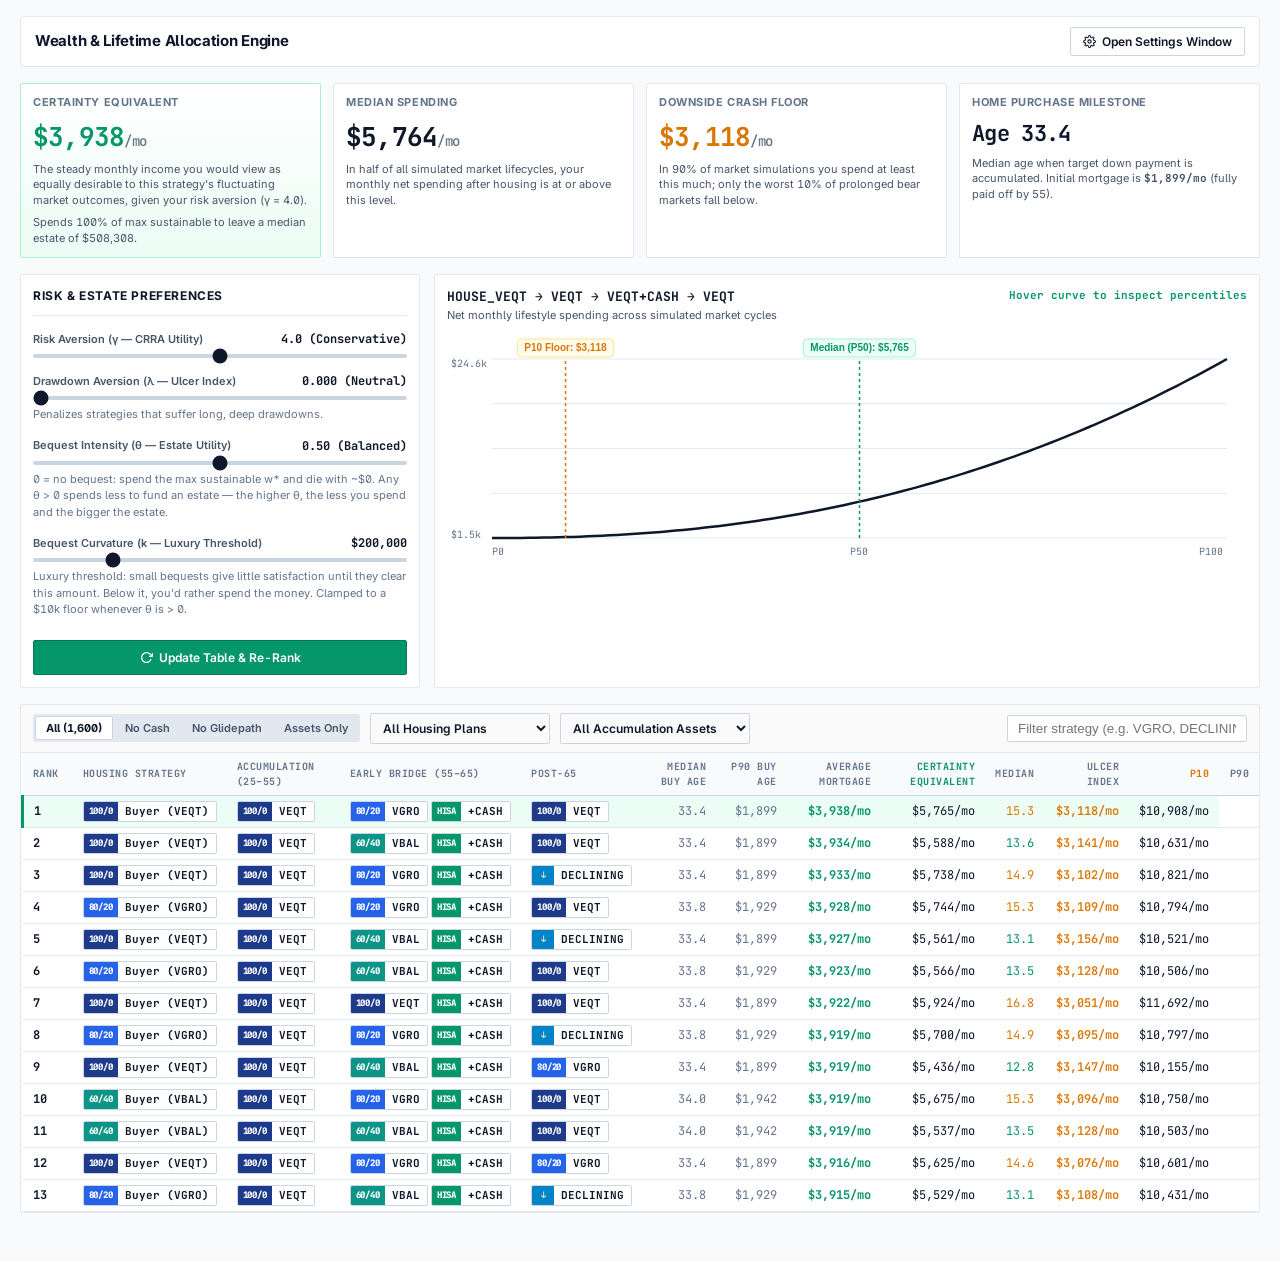
<file: template_readonly.html>
<!DOCTYPE html>
<html lang="en">
<head>
<meta charset="UTF-8">
<meta name="viewport" content="width=device-width, initial-scale=1.0">
<title>Wealth &amp; Lifetime Allocation Engine</title>
<link rel="preconnect" href="https://fonts.googleapis.com">
<link rel="preconnect" href="https://fonts.gstatic.com" crossorigin>
<link href="https://fonts.googleapis.com/css2?family=Inter:wght@400;500;600;700;800&family=JetBrains+Mono:wght@400;500;600;700&display=swap" rel="stylesheet">

<style>
:root {
  /* Institutional Wealth Palette (Wealthsimple / RBC Private Banking) */
  --bg-app: #f8fafc;
  --bg-card: #ffffff;
  --bg-subtle: #f1f5f9;
  --bg-hover: #e2e8f0;
  
  --border-subtle: #e2e8f0;
  --border-medium: #cbd5e1;
  --border-focus: #0f172a;
  
  --text-primary: #0f172a;
  --text-secondary: #475569;
  --text-muted: #64748b;
  --text-dim: #94a3b8;
  
  --brand-navy: #0f172a;
  --brand-green: #059669;
  --brand-green-bg: #ecfdf5;
  --brand-green-border: #a7f3d0;
  --brand-amber: #d97706;
  --brand-amber-bg: #fffbeb;
  --brand-amber-border: #fde68a;
  --brand-blue: #0284c7;
  
  --shadow-sm: 0 1px 3px 0 rgba(0, 0, 0, 0.04), 0 1px 2px -1px rgba(0, 0, 0, 0.04);
  --shadow-md: 0 4px 6px -1px rgba(0, 0, 0, 0.05), 0 2px 4px -2px rgba(0, 0, 0, 0.05);

  --font-sans: 'Inter', -apple-system, BlinkMacSystemFont, 'Segoe UI', Roboto, sans-serif;
  --font-mono: 'JetBrains Mono', 'SF Mono', Consolas, monospace;
}

* { box-sizing: border-box; margin: 0; padding: 0; font-feature-settings: "tnum" 1, "cv05" 1, "zero" 1; } /* Tabular numbers & slashed zero */
body {
  background-color: var(--bg-app);
  color: var(--text-primary);
  font-family: var(--font-sans);
  font-size: 13px;
  line-height: 1.5;
  min-height: 100vh;
  padding: 16px 20px 48px;
  -webkit-font-smoothing: antialiased;
}

/* Master Layout: Side-by-Side Dynamic Grid */
.layout-container {
  max-width: 1720px;
  margin: 0 auto;
  display: grid;
  grid-template-columns: minmax(0, 1fr);
  gap: 16px;
  transition: grid-template-columns 0.28s cubic-bezier(0.16, 1, 0.3, 1);
}
.layout-container.settings-open {
  grid-template-columns: minmax(0, 1fr) 520px;
}

.main-column {
  display: flex;
  flex-direction: column;
  gap: 16px;
  min-width: 0;
}

/* Top Institutional Header */
.header-bar {
  background: var(--bg-card);
  border: 1px solid var(--border-subtle);
  border-radius: 4px;
  padding: 10px 14px;
  display: flex;
  justify-content: space-between;
  align-items: center;
  flex-wrap: wrap;
  gap: 12px;
}
.brand-group { display: flex; align-items: center; gap: 12px; }
.brand-title { font-size: 15px; font-weight: 700; color: var(--text-primary); letter-spacing: -0.02em; }

.header-controls { display: flex; align-items: center; gap: 10px; }

button, .btn {
  font-family: var(--font-sans); cursor: pointer; border: 0;
  border-radius: 2px; font-weight: 600; font-size: 12px;
  padding: 6px 12px; transition: all 0.15s ease;
  display: inline-flex; align-items: center; justify-content: center; gap: 6px;
  user-select: none;
}
.btn-primary {
  background: var(--brand-navy); color: #ffffff;
}
.btn-primary:hover { background: #1e293b; }
.btn-secondary {
  background: #ffffff; color: var(--text-primary);
  border: 1px solid var(--border-medium);
}
.btn-secondary:hover { background: var(--bg-subtle); }
.btn-secondary.active {
  background: var(--bg-subtle); border-color: var(--text-primary); font-weight: 700;
}
.btn-green {
  background: var(--brand-green); color: #ffffff; border: 1px solid #047857;
}
.btn-green:hover { background: #047857; }

/* Hero Metrics KPI Strip */
.kpi-row {
  display: grid; grid-template-columns: repeat(4, 1fr); gap: 12px;
}
.kpi-card {
  background: var(--bg-card); border: 1px solid var(--border-subtle);
  border-radius: 2px; padding: 10px 12px;
  display: flex; flex-direction: column; gap: 6px;
}
.kpi-card.featured {
  border-color: var(--brand-green-border);
  background: linear-gradient(180deg, #ffffff 0%, var(--brand-green-bg) 100%);
}
.kpi-label { font-size: 11px; font-weight: 700; text-transform: uppercase; letter-spacing: 0.05em; color: var(--text-muted); }
.kpi-num { font-family: var(--font-mono); font-size: 26px; font-weight: 700; color: var(--text-primary); letter-spacing: -0.03em; }
.kpi-num.green { color: var(--brand-green); }
.kpi-num.amber { color: var(--brand-amber); }
.kpi-subtext { font-size: 11px; color: var(--text-secondary); line-height: 1.45; }

/* Main Workspace: Dials + S-Curve Chart */
.workspace-grid {
  display: grid; grid-template-columns: 400px minmax(0, 1fr); gap: 14px;
}

.card {
  background: var(--bg-card); border: 1px solid var(--border-subtle);
  border-radius: 2px; padding: 12px;
  display: flex; flex-direction: column; gap: 14px;
}
.card-header {
  display: flex; justify-content: space-between; align-items: center;
  border-bottom: 1px solid var(--border-subtle); padding-bottom: 10px;
}
.card-title { font-size: 12px; font-weight: 700; text-transform: uppercase; letter-spacing: 0.05em; color: var(--text-primary); }

.control-group { display: flex; flex-direction: column; gap: 6px; }
.control-top { display: flex; justify-content: space-between; align-items: center; }
.control-label { font-size: 11px; font-weight: 600; color: var(--text-secondary); white-space: nowrap; }
.control-value { font-family: var(--font-mono); font-size: 12px; font-weight: 700; color: var(--text-primary); white-space: nowrap; text-align: right; }

input[type="range"] {
  width: 100%; height: 4px; background: var(--border-medium);
  border-radius: 2px; outline: none; -webkit-appearance: none; cursor: pointer;
  accent-color: var(--brand-navy);
}

/* Institutional Input Affix Group Component */
.input-field { display: flex; flex-direction: column; gap: 4px; }
.field-label { font-size: 11px; font-weight: 600; color: var(--text-secondary); }
.input-affix-wrap {
  display: flex; align-items: center; background: #ffffff;
  border: 1px solid var(--border-medium); border-radius: 2px;
  overflow: hidden; transition: border-color 0.15s;
  width: 100%;
}
.input-affix-wrap:focus-within {
  border-color: var(--brand-navy);
}
.affix {
  padding: 7px 11px; font-size: 11px; font-weight: 600; color: var(--text-muted);
  background: var(--bg-subtle); user-select: none; font-family: var(--font-mono);
  white-space: nowrap !important;
  flex-shrink: 0;
  display: inline-flex; align-items: center;
}
.affix.prefix { border-right: 1px solid var(--border-subtle); }
.affix.suffix { border-left: 1px solid var(--border-subtle); }
.form-input {
  width: 100%; min-width: 0; border: 0; outline: none; padding: 7px 10px;
  font-size: 12px; font-family: var(--font-mono); font-weight: 600;
  color: var(--text-primary); background: transparent;
}
select.form-input {
  font-family: var(--font-sans); cursor: pointer; padding: 6px 8px;
  border: 1px solid var(--border-medium); border-radius: 2px;
}

/* Chart Card */
.chart-box {
  background: var(--bg-card); border: 1px solid var(--border-subtle);
  border-radius: 2px; padding: 12px;
  display: flex; flex-direction: column; gap: 10px; min-width: 0;
}
.chart-top { display: flex; justify-content: space-between; align-items: flex-start; flex-wrap: wrap; gap: 8px; }
.chart-title-main { font-size: 13px; font-weight: 700; color: var(--text-primary); font-family: var(--font-mono); }
.chart-desc { font-size: 11px; color: var(--text-secondary); }
.canvas-wrapper { position: relative; width: 100%; height: 230px; }
canvas { width: 100%; height: 100%; display: block; cursor: crosshair; }

/* Table Leaderboard */
.table-card {
  background: var(--bg-card); border: 1px solid var(--border-subtle);
  border-radius: 2px; overflow: hidden;
  display: flex; flex-direction: column;
}
.table-toolbar {
  padding: 8px 12px; border-bottom: 1px solid var(--border-subtle);
  background: #fafafa; display: flex; justify-content: space-between;
  align-items: center; flex-wrap: wrap; gap: 10px;
}
.segmented-pills {
  display: inline-flex; background: #e2e8f0; padding: 2px; border-radius: 2px; gap: 2px;
}
.seg-pill {
  background: none; border: 0; padding: 4px 10px; font-size: 11px; font-weight: 600;
  color: var(--text-secondary); border-radius: 2px;
}
.seg-pill.active { background: #ffffff; color: var(--text-primary); border: 1px solid var(--border-medium); font-weight: 700; }

.table-wrap { overflow-x: auto; max-height: 540px; }
table { width: 100%; border-collapse: collapse; text-align: left; font-size: 12px; min-width: 1140px; }
thead { position: sticky; top: 0; z-index: 2; background: #f8fafc; border-bottom: 1px solid var(--border-medium); }
th {
  padding: 6px 10px; font-size: 10px; font-weight: 700; text-transform: uppercase;
  letter-spacing: 0.05em; color: var(--text-muted); cursor: pointer; user-select: none;
  font-family: var(--font-mono);
}
th:hover { color: var(--text-primary); }
th.sortable[data-sorted] { color: var(--brand-navy); }
th.sortable[data-sorted]::after { font-size: 8px; opacity: 0.9; margin-left: 4px; }
th.sortable[data-sorted="desc"]::after { content: "\25BC"; }
th.sortable[data-sorted="asc"]::after { content: "\25B2"; }
th.right, td.right { text-align: right; }
tbody tr { border-bottom: 1px solid var(--border-subtle); cursor: pointer; transition: background 0.1s; }
tbody tr.v-spacer { border: 0; cursor: default; transition: none; }
tbody tr:hover { background: #f8fafc; }
tbody tr.selected-row { background: var(--brand-green-bg); border-left: 3px solid var(--brand-green); }
td { padding: 5px 10px; vertical-align: middle; white-space: nowrap; }

.mono { font-family: var(--font-mono); }
:root {
  /* Saturated semantic colors for the two-tone split chips */
  --c-veqt: #1e3a8a;    /* 100/0 Deep Midnight Navy */
  --c-vgro: #2563eb;    /* 80/20 Royal Blue */
  --c-vbal: #0d9488;    /* 60/40 Balanced Teal */
  --c-veqt15: #ea580c;  /* x1.5 Warm Orange */
  --c-veqt2: #dc2626;   /* x2.0 Crimson Red */
  --c-cash: #059669;    /* HISA Emerald Green */
  --c-glide: #0284c7;   /* Sky Steel Blue (Rising & Declining) */
  --c-rent: #64748b;    /* Renter Slate Grey */
}

/* Two-tone split chip: saturated color slug + white label */
.badge {
  display: inline-flex;
  align-items: stretch;   /* chip stretches the full badge height */
  background: #ffffff;
  border: 1px solid #cbd5e1;
  border-radius: 2px;
  overflow: hidden;       /* seamless edge-to-edge clipping */
  font-family: var(--font-mono);
  vertical-align: middle;
  line-height: 1;
}
.badge-chip {
  display: inline-flex;
  align-items: center;
  justify-content: center;
  padding: 0 5px;
  min-width: 22px;
  color: #ffffff;
  font-size: 9px;
  font-weight: 800;
  letter-spacing: -0.02em;
  user-select: none;
  flex-shrink: 0;
}
.badge-text {
  display: inline-flex;
  align-items: center;
  padding: 4px 7px;
  color: #0f172a;
  font-size: 11px;
  font-weight: 700;
  white-space: nowrap;
}
.badge-group { display: inline-flex; align-items: center; gap: 5px; }

/* Category chip colors */
.chip-veqt   { background: var(--c-veqt); }
.chip-vgro   { background: var(--c-vgro); }
.chip-vbal   { background: var(--c-vbal); }
.chip-veqt15 { background: var(--c-veqt15); }
.chip-veqt2  { background: var(--c-veqt2); }
.chip-cash   { background: var(--c-cash); }
.chip-glide  { background: var(--c-glide); }
.chip-rent   { background: var(--c-rent); }

/* SIDE SETTINGS WINDOW */
.settings-panel {
  display: none;
  background: var(--bg-card);
  border: 1px solid var(--border-subtle);
  border-radius: 4px;
  height: calc(100vh - 32px);
  position: sticky;
  top: 16px;
  overflow: hidden;
  flex-direction: column;
}
.layout-container.settings-open .settings-panel {
  display: flex;
}

.panel-titlebar {
  padding: 10px 14px;
  border-bottom: 1px solid var(--border-subtle);
  display: flex;
  justify-content: space-between;
  align-items: center;
  background: #fafafa;
}
.panel-heading { font-size: 14px; font-weight: 700; color: var(--text-primary); }
.panel-close-btn { background: none; border: 0; color: var(--text-muted); font-size: 20px; cursor: pointer; }
.panel-close-btn:hover { color: var(--text-primary); }

/* Category Nav Grid */
.category-nav {
  display: grid;
  grid-template-columns: repeat(3, 1fr);
  gap: 4px;
  padding: 8px 12px;
  background: var(--bg-subtle);
  border-bottom: 1px solid var(--border-subtle);
}
.cat-btn {
  background: transparent; border: 1px solid transparent;
  padding: 6px 4px; font-size: 11px; font-weight: 600;
  color: var(--text-secondary); border-radius: 2px;
  text-align: center; white-space: normal; line-height: 1.2;
}
.cat-btn.active {
  background: #ffffff; color: var(--brand-navy); font-weight: 700;
  border-color: var(--border-medium);
}

.settings-body {
  padding: 12px; overflow-y: auto; flex: 1; display: flex; flex-direction: column; gap: 14px;
}
.tab-section { display: none; flex-direction: column; gap: 12px; }
.tab-section.active { display: flex; }
.section-label { font-size: 11px; font-weight: 700; text-transform: uppercase; letter-spacing: 0.05em; color: var(--text-muted); font-family: var(--font-mono); }
.form-grid-2 { display: grid; grid-template-columns: 1fr 1fr; gap: 12px; }

/* Simulation Setup & Runner Box in Settings */
.sim-runner-box {
  background: var(--bg-subtle);
  border: 1px solid var(--border-subtle);
  border-radius: 2px;
  padding: 10px 12px;
  display: flex;
  flex-direction: column;
  gap: 8px;
}

/* Leverage toggle row inside the runner box */
.sim-toggle-row { display: flex; align-items: center; gap: 8px; cursor: pointer; }
.sim-toggle-row input[type="checkbox"] { width: 15px; height: 15px; margin: 0; cursor: pointer; accent-color: var(--brand-navy); }
.sim-toggle-row .control-value { margin-left: auto; }

.settings-footer {
  padding: 12px 18px; border-top: 1px solid var(--border-subtle);
  background: #fafafa; display: flex; gap: 10px;
}

@media (max-width: 1200px) {
  .layout-container.settings-open { grid-template-columns: 1fr; }
  .settings-panel { position: fixed; inset: 16px; height: auto; z-index: 100; }
  .workspace-grid { grid-template-columns: 1fr; }
  .kpi-row { grid-template-columns: 1fr 1fr; }
}
</style>
</head>
<body>

<div class="layout-container" id="app-container">

  <!-- MAIN COLUMN -->
  <main class="main-column">

    <!-- INSTITUTIONAL HEADER -->
    <header class="header-bar">
      <div class="brand-group">
        <div class="brand-title">Wealth &amp; Lifetime Allocation Engine</div>
      </div>

      <div class="header-controls">
        <button class="btn btn-secondary" id="btn-toggle-settings">
          <svg width="13" height="13" viewBox="0 0 24 24" fill="none" stroke="currentColor" stroke-width="2"><circle cx="12" cy="12" r="3"/><path d="M19.4 15a1.65 1.65 0 0 0 .33 1.82l.06.06a2 2 0 0 1 0 2.83 2 2 0 0 1-2.83 0l-.06-.06a1.65 1.65 0 0 0-1.82-.33 1.65 1.65 0 0 0-1 1.51V21a2 2 0 0 1-2 2 2 2 0 0 1-2-2v-.09A1.65 1.65 0 0 0 9 19.4a1.65 1.65 0 0 0-1.82.33l-.06.06a2 2 0 0 1-2.83 0 2 2 0 0 1 0-2.83l.06-.06a1.65 1.65 0 0 0 .33-1.82 1.65 1.65 0 0 0-1.51-1H3a2 2 0 0 1-2-2 2 2 0 0 1 2-2h.09A1.65 1.65 0 0 0 4.6 9a1.65 1.65 0 0 0-.33-1.82l-.06-.06a2 2 0 0 1 0-2.83 2 2 0 0 1 2.83 0l.06.06a1.65 1.65 0 0 0 1.82.33H9a1.65 1.65 0 0 0 1-1.51V3a2 2 0 0 1 2-2 2 2 0 0 1 2 2v.09a1.65 1.65 0 0 0 1 1.51 1.65 1.65 0 0 0 1.82-.33l.06-.06a2 2 0 0 1 2.83 0 2 2 0 0 1 0 2.83l-.06.06a1.65 1.65 0 0 0-.33 1.82V9a1.65 1.65 0 0 0 1.51 1H21a2 2 0 0 1 2 2 2 2 0 0 1-2 2h-.09a1.65 1.65 0 0 0-1.51 1z"/></svg>
          <span id="settings-btn-label">Open Settings Window</span>
        </button>
      </div>
    </header>

    <!-- HERO KPIS -->
    <section class="kpi-row">
      <div class="kpi-card featured">
        <span class="kpi-label">Certainty Equivalent</span>
        <div class="kpi-num green" id="kpi-ce">$3,938<span style="font-size:14px; font-weight:500; color:var(--text-muted)">/mo</span></div>
        <div class="kpi-subtext" id="kpi-ce-sub">The steady monthly income you would view as equally desirable to this strategy's fluctuating market outcomes, given your risk aversion (&gamma; = 4.0).</div>
        <div class="kpi-subtext" id="kpi-bequest">Spends 100% of max sustainable to leave a median estate of $508,308.</div>
      </div>

      <div class="kpi-card">
        <span class="kpi-label">Median Spending</span>
        <div class="kpi-num" id="kpi-median">$5,764<span style="font-size:14px; font-weight:500; color:var(--text-muted)">/mo</span></div>
        <div class="kpi-subtext">In half of all simulated market lifecycles, your monthly net spending after housing is at or above this level.</div>
      </div>

      <div class="kpi-card">
        <span class="kpi-label">Downside Crash Floor</span>
        <div class="kpi-num amber" id="kpi-floor">$3,118<span style="font-size:14px; font-weight:500; color:var(--text-muted)">/mo</span></div>
        <div class="kpi-subtext">In 90% of market simulations you spend at least this much; only the worst 10% of prolonged bear markets fall below.</div>
      </div>

      <div class="kpi-card">
        <span class="kpi-label">Home Purchase Milestone</span>
        <div class="kpi-num" style="font-size:22px" id="kpi-buy-age">Age 33.4</div>
        <div class="kpi-subtext" id="kpi-buy-sub">Median age when target down payment is accumulated. Initial mortgage is <b class="mono" id="kpi-mortgage">$1,899/mo</b> (fully paid off by 55).</div>
      </div>
    </section>

    <!-- WORKSPACE: DIALS + CANVAS S-CURVE -->
    <div class="workspace-grid">
      
      <!-- RISK & ESTATE PREFERENCES PANEL -->
      <div class="card">
        <div class="card-header">
          <span class="card-title">Risk &amp; Estate Preferences</span>
        </div>

        <div class="control-group">
          <div class="control-top">
            <span class="control-label">Risk Aversion (&gamma; &mdash; CRRA Utility)</span>
            <span class="control-value" id="val-gamma">4.0 (Conservative)</span>
          </div>
          <input type="range" id="slider-gamma" min="0" max="8" step="0.5" value="4.0">
        </div>

        <div class="control-group">
          <div class="control-top">
            <span class="control-label">Drawdown Aversion (&lambda; &mdash; Ulcer Index)</span>
            <span class="control-value" id="val-lambda">0.000 (Neutral)</span>
          </div>
          <input type="range" id="slider-lambda" min="0" max="0.03" step="0.005" value="0.000">
          <span style="font-size:11px; color:var(--text-muted)">Penalizes strategies that suffer long, deep drawdowns.</span>
        </div>

        <div class="control-group">
          <div class="control-top">
            <span class="control-label">Bequest Intensity (&theta; &mdash; Estate Utility)</span>
            <span class="control-value" id="val-theta">0.50 (Balanced)</span>
          </div>
          <input type="range" id="slider-theta" min="0" max="1" step="0.01" value="0.5">
          <span style="font-size:11px; color:var(--text-muted)">0 = no bequest: spend the max sustainable w* and die with ~$0. Any &theta; &gt; 0 spends less to fund an estate &mdash; the higher &theta;, the less you spend and the bigger the estate.</span>
        </div>

        <div class="control-group">
          <div class="control-top">
            <span class="control-label">Bequest Curvature (k &mdash; Luxury Threshold)</span>
            <span class="control-value" id="val-k">$200,000</span>
          </div>
          <input type="range" id="slider-k" min="0" max="1000000" step="25000" value="200000">
          <span style="font-size:11px; color:var(--text-muted)">Luxury threshold: small bequests give little satisfaction until they clear this amount. Below it, you'd rather spend the money. Clamped to a $10k floor whenever &theta; is &gt; 0.</span>
        </div>

        <button class="btn btn-green" id="btn-update-table" style="width:100%; margin-top:8px; padding:9px 16px;">
          <svg width="13" height="13" viewBox="0 0 24 24" fill="none" stroke="currentColor" stroke-width="2.5"><polyline points="23 4 23 10 17 10"/><path d="M20.49 15a9 9 0 1 1-2.12-9.36L23 10"/></svg>
          Update Table & Re-Rank
        </button>
      </div>

      <!-- S-CURVE CANVAS CHART -->
      <div class="chart-box">
        <div class="chart-top">
          <div>
            <div class="chart-title-main" id="chart-strategy-name">HOUSE_VEQT &rarr; VEQT &rarr; VEQT+CASH &rarr; VEQT</div>
            <div class="chart-desc">Net monthly lifestyle spending across simulated market cycles</div>
          </div>
          <div style="display:flex; align-items:center; gap:12px; font-size:11px; font-family:var(--font-mono)">
            <span id="chart-crosshair-val" style="color:var(--brand-green); font-weight:700">Hover curve to inspect percentiles</span>
          </div>
        </div>
        <div class="canvas-wrapper">
          <canvas id="chart-canvas"></canvas>
        </div>
      </div>

    </div>

    <!-- TABLE LEADERBOARD -->
    <div class="table-card">
      <div class="table-toolbar">
        <div style="display:flex; align-items:center; gap:10px; flex-wrap:wrap">
          <div class="segmented-pills" id="seg-mix">
            <button class="seg-pill active" data-mix="ALL">All (1,600)</button>
            <button class="seg-pill" data-mix="NO_CASH">No Cash</button>
            <button class="seg-pill" data-mix="NO_GLIDEPATH">No Glidepath</button>
            <button class="seg-pill" data-mix="ASSETS_ONLY">Assets Only</button>
          </div>

          <!-- Housing Strategy Mode Dropdown -->
          <select id="filter-house" class="form-input" style="width:180px">
            <option value="ALL" selected>All Housing Plans</option>
            <option value="HOUSE_VEQT">Homeowner (VEQT Fund)</option>
            <option value="HOUSE_VGRO">Homeowner (VGRO Fund)</option>
            <option value="HOUSE_VBAL">Homeowner (VBAL Fund)</option>
            <option value="HOUSE_CASH">Homeowner (CASH HISA)</option>
            <option value="HOUSE_NONE">Renter ($2.5k Rent)</option>
          </select>

          <!-- All Accumulation Assets Dropdown -->
          <select id="filter-accum" class="form-input" style="width:190px">
            <option value="ALL">All Accumulation Assets</option>
            <option value="VEQT">VEQT (100% Equity)</option>
            <option value="VGRO">VGRO (80/20 Balanced)</option>
            <option value="VBAL">VBAL (60/40 Conservative)</option>
            <option value="VEQT1.5">VEQT1.5 (1.5x Leveraged)</option>
            <option value="VEQT2">VEQT2 (2.0x Leveraged)</option>
          </select>
        </div>

        <input type="text" id="table-search" placeholder="Filter strategy (e.g. VGRO, DECLINING)..." style="width:240px; padding:5px 10px; border:1px solid var(--border-medium); border-radius:2px;">
      </div>

      <div class="table-wrap">
        <table>
          <thead>
            <tr>
              <th style="width:50px">Rank</th>
              <th class="sortable" data-col="house">Housing Strategy</th>
              <th class="sortable" id="th-accum" data-col="accum">Accumulation (25–55)</th>
              <th class="sortable" id="th-bridge" data-col="bridge">Early Bridge (55–65)</th>
              <th class="sortable" id="th-post" data-col="post">Post-65</th>
              <th class="right sortable" data-col="buyAge">Median Buy Age</th>
              <th class="right sortable" data-col="p90BuyAge">P90 Buy Age</th>
              <th class="right sortable" data-col="mortgage">Average Mortgage</th>
              <th class="right sortable" style="color:var(--brand-green)" data-col="ce">Certainty Equivalent</th>
              <th class="right sortable" data-col="median">Median</th>
              <th class="right sortable" data-col="ui">Ulcer Index</th>
              <th class="right sortable" style="color:var(--brand-amber)" data-col="floor">P10</th>
              <th class="right sortable" data-col="p90">P90</th>
            </tr>
          </thead>
          <tbody id="table-body">
            <!-- Populated by JS -->
          </tbody>
        </table>
      </div>
    </div>

  </main>

  <!-- SIDE SETTINGS DOCKED WINDOW -->
  <aside class="settings-panel" id="settings-window">
    <div class="panel-titlebar">
      <div>
        <div class="panel-heading">Model Parameters & Fiscal Rules</div>
        <div style="font-size:11px; color:var(--text-secondary); margin-top:2px">Quebec tax, career, CMA & real estate calibration</div>
      </div>
      <button class="panel-close-btn" id="btn-close-settings">&times;</button>
    </div>

    <!-- Category Nav Grid -->
    <div class="category-nav">
      <button class="cat-btn active" data-tab="tab-career">1. Career & Savings</button>
      <button class="cat-btn" data-tab="tab-re">2. Real Estate</button>
      <button class="cat-btn" data-tab="tab-tax">3. QC Tax & QPP</button>
      <button class="cat-btn" data-tab="tab-cma">4. CMAs, Yield & Fees</button>
      <button class="cat-btn" data-tab="tab-spend">5. Smile & Risk Model</button>
    </div>

    <div class="settings-body">
      
      <!-- TAB 1: CAREER & SAVINGS -->
      <div class="tab-section active" id="tab-career">
        <div class="section-label">Timeline & Career Milestones</div>
        <div class="form-grid-2">
          <div class="input-field">
            <span class="field-label">Current Age</span>
            <div class="input-affix-wrap"><input type="number" id="inp-currentAge" class="form-input" value="21"><span class="affix suffix">yrs</span></div>
          </div>
          <div class="input-field">
            <span class="field-label">Career Start Age</span>
            <div class="input-affix-wrap"><input type="number" id="inp-careerStartAge" class="form-input" value="25"><span class="affix suffix">yrs</span></div>
          </div>
          <div class="input-field">
            <span class="field-label">Early Retirement Age</span>
            <div class="input-affix-wrap"><input type="number" id="inp-retirementAge" class="form-input" value="55"><span class="affix suffix">yrs</span></div>
          </div>
          <div class="input-field">
            <span class="field-label">Pension Age (QPP/OAS)</span>
            <div class="input-affix-wrap"><input type="number" id="inp-pensionStartAge" class="form-input" value="65"><span class="affix suffix">yrs</span></div>
          </div>
          <div class="input-field">
            <span class="field-label">Plan End (Death Age)</span>
            <div class="input-affix-wrap"><input type="number" id="inp-deathAge" class="form-input" value="95"><span class="affix suffix">yrs</span></div>
          </div>
          <div class="input-field">
            <span class="field-label">Initial Income (Gross)</span>
            <div class="input-affix-wrap"><span class="affix prefix">$</span><input type="text" id="inp-startingSalary" class="form-input" value="88,000"><span class="affix suffix">/ yr</span></div>
          </div>
        </div>

        <div class="section-label">Annual Salary Growth Tiers</div>
        <div class="form-grid-2">
          <div class="input-field">
            <span class="field-label" id="lbl-tier1">Early Career (25 – 32)</span>
            <div class="input-affix-wrap"><input type="number" step="0.1" class="form-input" value="5.0"><span class="affix suffix">% / yr</span></div>
          </div>
          <div class="input-field">
            <span class="field-label">Mid Career (32 – 42)</span>
            <div class="input-affix-wrap"><input type="number" step="0.1" class="form-input" value="2.0"><span class="affix suffix">% / yr</span></div>
          </div>
          <div class="input-field">
            <span class="field-label">Late Career (42 – 52)</span>
            <div class="input-affix-wrap"><input type="number" step="0.1" class="form-input" value="1.0"><span class="affix suffix">% / yr</span></div>
          </div>
          <div class="input-field">
            <span class="field-label" id="lbl-tier4">Senior Career (52 – 60)</span>
            <div class="input-affix-wrap"><input type="number" step="0.1" class="form-input" value="0.5"><span class="affix suffix">% / yr</span></div>
          </div>
        </div>

        <div class="section-label">Savings Rates & Workplace Match</div>
        <div class="form-grid-2">
          <div class="input-field">
            <span class="field-label">Retirement Savings Start</span>
            <div class="input-affix-wrap"><span class="affix prefix">$</span><input type="text" class="form-input" value="2,400"><span class="affix suffix">/ yr</span></div>
          </div>
          <div class="input-field">
            <span class="field-label">Annual Savings Escalation</span>
            <div class="input-affix-wrap"><input type="number" step="0.1" class="form-input" value="1.0"><span class="affix suffix">% / yr</span></div>
          </div>
          <div class="input-field">
            <span class="field-label">Max Savings Fraction (Cap)</span>
            <div class="input-affix-wrap"><input type="number" step="1" class="form-input" value="20.0"><span class="affix suffix">% net</span></div>
          </div>
          <div class="input-field">
            <span class="field-label">Employer Match Rate</span>
            <div class="input-affix-wrap"><input type="number" step="0.5" class="form-input" value="4.0"><span class="affix suffix">%</span></div>
          </div>
          <div class="input-field">
            <span class="field-label">Employer Match Coverage</span>
            <div class="input-affix-wrap"><input type="number" step="10" class="form-input" value="100.0"><span class="affix suffix">%</span></div>
          </div>
          <div class="input-field">
            <span class="field-label">Annual Layoff Probability</span>
            <div class="input-affix-wrap"><input type="number" step="0.5" class="form-input" value="5.0"><span class="affix suffix">%</span></div>
          </div>
        </div>
      </div>

      <!-- TAB 2: REAL ESTATE & RENTING -->
      <div class="tab-section" id="tab-re">
        <div class="section-label">Property & Mortgage Parameters</div>
        <div class="form-grid-2">
          <div class="input-field">
            <span class="field-label">Target Property Value</span>
            <div class="input-affix-wrap"><span class="affix prefix">$</span><input type="text" class="form-input" value="500,000"></div>
          </div>
          <div class="input-field">
            <span class="field-label">Down Payment Fraction</span>
            <div class="input-affix-wrap"><input type="number" step="1" class="form-input" value="20.0"><span class="affix suffix">%</span></div>
          </div>
          <div class="input-field">
            <span class="field-label">Closing & Welcome Tax</span>
            <div class="input-affix-wrap"><span class="affix prefix">$</span><input type="text" class="form-input" value="10,000"></div>
          </div>
          <div class="input-field">
            <span class="field-label">Real Mortgage Interest Rate</span>
            <div class="input-affix-wrap"><input type="number" step="0.05" class="form-input" value="2.00"><span class="affix suffix">% / yr</span></div>
          </div>
          <div class="input-field">
            <span class="field-label">Condo Fees + Municipal Tax</span>
            <div class="input-affix-wrap"><span class="affix prefix">$</span><input type="text" class="form-input" value="650"><span class="affix suffix">/ mo</span></div>
          </div>
          <div class="input-field">
            <span class="field-label">Market Rent (Renter Baseline)</span>
            <div class="input-affix-wrap"><span class="affix prefix">$</span><input type="text" class="form-input" value="2,500"><span class="affix suffix">/ mo</span></div>
          </div>
        </div>

        <div class="section-label">Housing Savings & Registered Programs</div>
        <div class="form-grid-2">
          <div class="input-field">
            <span class="field-label">House Savings Start</span>
            <div class="input-affix-wrap"><span class="affix prefix">$</span><input type="text" class="form-input" value="1,200"><span class="affix suffix">/ yr</span></div>
          </div>
          <div class="input-field">
            <span class="field-label">House Savings Escalation</span>
            <div class="input-affix-wrap"><input type="number" step="0.1" class="form-input" value="2.0"><span class="affix suffix">% / yr</span></div>
          </div>
          <div class="input-field">
            <span class="field-label">FHSA Annual Contribution</span>
            <div class="input-affix-wrap"><span class="affix prefix">$</span><input type="text" class="form-input" value="8,000"><span class="affix suffix">/ yr</span></div>
          </div>
          <div class="input-field">
            <span class="field-label">FHSA Lifetime Maximum</span>
            <div class="input-affix-wrap"><span class="affix prefix">$</span><input type="text" class="form-input" value="40,000"></div>
          </div>
          <div class="input-field">
            <span class="field-label">HBP Max RRSP Withdrawal</span>
            <div class="input-affix-wrap"><span class="affix prefix">$</span><input type="text" class="form-input" value="60,000"></div>
          </div>
          <div class="input-field">
            <span class="field-label">HBP Repayment Period</span>
            <div class="input-affix-wrap"><input type="number" class="form-input" value="15"><span class="affix suffix">yrs</span></div>
          </div>
        </div>
      </div>

      <!-- TAB 3: TAX & QPP -->
      <div class="tab-section" id="tab-tax">
        <div class="section-label">Quebec & Federal Income Tax Rules</div>
        <div class="form-grid-2">
          <div class="input-field">
            <span class="field-label">RRSP Meltdown Ceiling</span>
            <div class="input-affix-wrap"><span class="affix prefix">$</span><input type="text" class="form-input" value="55,000"><span class="affix suffix">/ yr</span></div>
          </div>
          <div class="input-field">
            <span class="field-label">OAS Clawback Threshold</span>
            <div class="input-affix-wrap"><span class="affix prefix">$</span><input type="text" class="form-input" value="95,323"><span class="affix suffix">/ yr</span></div>
          </div>
          <div class="input-field">
            <span class="field-label">Capital Gains Inclusion Rate</span>
            <div class="input-affix-wrap"><input type="number" step="1" class="form-input" value="50.0"><span class="affix suffix">%</span></div>
          </div>
          <div class="input-field">
            <span class="field-label">Capital Gains Marginal Tax</span>
            <div class="input-affix-wrap"><input type="number" step="1" class="form-input" value="30.0"><span class="affix suffix">%</span></div>
          </div>
        </div>

        <div class="section-label">Enhanced QPP & OAS Government Pensions</div>
        <div class="form-grid-2">
          <div class="input-field">
            <span class="field-label">Enhanced QPP Max at 65</span>
            <div class="input-affix-wrap"><span class="affix prefix">$</span><input type="text" class="form-input" value="25,500"><span class="affix suffix">/ yr</span></div>
          </div>
          <div class="input-field">
            <span class="field-label">OAS Maximum at 65</span>
            <div class="input-affix-wrap"><span class="affix prefix">$</span><input type="text" class="form-input" value="8,908"><span class="affix suffix">/ yr</span></div>
          </div>
          <div class="input-field">
            <span class="field-label">QPP Tier 1 MGA (YMPE)</span>
            <div class="input-affix-wrap"><span class="affix prefix">$</span><input type="text" class="form-input" value="71,300"></div>
          </div>
          <div class="input-field">
            <span class="field-label">QPP Tier 2 MSGA (YAMPE)</span>
            <div class="input-affix-wrap"><span class="affix prefix">$</span><input type="text" class="form-input" value="81,200"></div>
          </div>
          <div class="input-field">
            <span class="field-label">QPP Deferral Rate (to 72)</span>
            <div class="input-affix-wrap"><input type="number" step="0.1" class="form-input" value="8.4"><span class="affix suffix">% / yr</span></div>
          </div>
          <div class="input-field">
            <span class="field-label">OAS Deferral Rate (to 70)</span>
            <div class="input-affix-wrap"><input type="number" step="0.1" class="form-input" value="7.2"><span class="affix suffix">% / yr</span></div>
          </div>
        </div>
      </div>

      <!-- TAB 4: CMAS, YIELD & FEES -->
      <div class="tab-section" id="tab-cma">
        <div class="section-label">Real Expected Returns (CMAs) & Distributions</div>
        <div class="form-grid-2">
          <div class="input-field">
            <span class="field-label">VEQT Real Expected Return</span>
            <div class="input-affix-wrap"><input type="number" step="0.05" class="form-input" value="4.30"><span class="affix suffix">% / yr</span></div>
          </div>
          <div class="input-field">
            <span class="field-label">VGRO Real Expected Return</span>
            <div class="input-affix-wrap"><input type="number" step="0.05" class="form-input" value="3.71"><span class="affix suffix">% / yr</span></div>
          </div>
          <div class="input-field">
            <span class="field-label">VBAL Real Expected Return</span>
            <div class="input-affix-wrap"><input type="number" step="0.05" class="form-input" value="3.12"><span class="affix suffix">% / yr</span></div>
          </div>
          <div class="input-field">
            <span class="field-label">HISA Cash Real Return</span>
            <div class="input-affix-wrap"><input type="number" step="0.05" class="form-input" value="-0.50"><span class="affix suffix">% / yr</span></div>
          </div>
          <div class="input-field">
            <span class="field-label">Distribution Yield</span>
            <div class="input-affix-wrap"><input type="number" step="0.1" class="form-input" value="1.8"><span class="affix suffix">% / yr</span></div>
          </div>
          <div class="input-field">
            <span class="field-label">Tax on Distributions</span>
            <div class="input-affix-wrap"><input type="number" step="1" class="form-input" value="25.0"><span class="affix suffix">%</span></div>
          </div>
        </div>

        <div class="section-label">Leverage Borrowing & Cash Buffer</div>
        <div class="form-grid-2">
          <div class="input-field">
            <span class="field-label">Real Borrowing Rate</span>
            <div class="input-affix-wrap"><input type="number" step="0.05" class="form-input" value="2.25"><span class="affix suffix">% / yr</span></div>
          </div>
          <div class="input-field">
            <span class="field-label">Extra MER for VEQT1.5</span>
            <div class="input-affix-wrap"><input type="number" step="0.01" class="form-input" value="0.20"><span class="affix suffix">% / yr</span></div>
          </div>
          <div class="input-field">
            <span class="field-label">Extra MER for VEQT2.0</span>
            <div class="input-affix-wrap"><input type="number" step="0.01" class="form-input" value="0.40"><span class="affix suffix">% / yr</span></div>
          </div>
          <div class="input-field">
            <span class="field-label">Cash Wedge</span>
            <div class="input-affix-wrap"><input type="number" step="1" class="form-input" value="15.0"><span class="affix suffix">% of span</span></div>
          </div>
          <div class="input-field">
            <span class="field-label">Declining Glide — VEQT</span>
            <div class="input-affix-wrap"><input type="number" step="1" class="form-input" value="50.0"><span class="affix suffix">%</span></div>
          </div>
          <div class="input-field">
            <span class="field-label">Rising Glide — VBAL</span>
            <div class="input-affix-wrap"><input type="number" step="1" class="form-input" value="40.0"><span class="affix suffix">%</span></div>
          </div>
          <div class="input-field">
            <span class="field-label">Declining Glide — VGRO</span>
            <div class="input-affix-wrap"><input type="number" step="1" class="form-input" value="20.0"><span class="affix suffix">%</span></div>
          </div>
          <div class="input-field">
            <span class="field-label">Rising Glide — VGRO</span>
            <div class="input-affix-wrap"><input type="number" step="1" class="form-input" value="50.0"><span class="affix suffix">%</span></div>
          </div>
          <div class="input-field">
            <span class="field-label">Declining Glide — VBAL</span>
            <div class="input-affix-wrap"><input type="number" step="1" class="form-input" value="30.0"><span class="affix suffix">%</span></div>
          </div>
          <div class="input-field">
            <span class="field-label">Rising Glide — VEQT</span>
            <div class="input-affix-wrap"><input type="number" step="1" class="form-input" value="10.0"><span class="affix suffix">%</span></div>
          </div>
        </div>
      </div>

      <!-- TAB 5: SPENDING SMILE & RISK MODEL -->
      <div class="tab-section" id="tab-spend">
        <div class="section-label">Retirement Spending Smile Tiers</div>
        <div class="form-grid-2">
          <div class="input-field">
            <span class="field-label">Active Phase (60 – 70)</span>
            <div class="input-affix-wrap"><input type="number" step="0.1" class="form-input" value="0.0"><span class="affix suffix">% / yr</span></div>
          </div>
          <div class="input-field">
            <span class="field-label">Slowing Phase (70 – 77)</span>
            <div class="input-affix-wrap"><input type="number" step="0.1" class="form-input" value="-1.0"><span class="affix suffix">% / yr</span></div>
          </div>
          <div class="input-field">
            <span class="field-label">Late Phase (77 – 78)</span>
            <div class="input-affix-wrap"><input type="number" step="0.1" class="form-input" value="-1.5"><span class="affix suffix">% / yr</span></div>
          </div>
          <div class="input-field">
            <span class="field-label">Care Phase (78 – 95)</span>
            <div class="input-affix-wrap"><input type="number" step="0.1" class="form-input" value="1.2"><span class="affix suffix">% / yr</span></div>
          </div>
        </div>

        <div class="section-label">Heavy-Tailed Skew & Calibration</div>
        <div class="form-grid-2">
          <div class="input-field">
            <span class="field-label">Degrees of Freedom (&nu;)</span>
            <div class="input-affix-wrap"><input type="number" class="form-input" value="5"></div>
          </div>
          <div class="input-field">
            <span class="field-label">Skew Delta Cap</span>
            <div class="input-affix-wrap"><input type="number" step="0.01" class="form-input" value="0.85"></div>
          </div>
          <div class="input-field">
            <span class="field-label">Mortality Reduction</span>
            <div class="input-affix-wrap"><input type="number" step="0.05" class="form-input" value="0.50"></div>
          </div>
          <div class="input-field">
            <span class="field-label">Annual Discount Rate</span>
            <div class="input-affix-wrap"><input type="number" step="0.1" class="form-input" value="1.0"><span class="affix suffix">% / yr</span></div>
          </div>
        </div>
      </div>

    </div>

    <!-- Simulation Runner Setup Inside Settings -->
    <div style="padding: 0 18px 10px;">
      <div class="sim-runner-box">
        <label class="sim-toggle-row" for="chk-leverage" title="Include VEQT 1.5 / VEQT 2.0 leveraged strategies. Off by default: 1,600 strategies without leverage; on: all 5,040.">
          <input type="checkbox" id="chk-leverage">
          <span class="control-label">Leverage</span>
          <span class="control-value" id="val-leverage-count">1,600 allocations</span>
        </label>
        <div class="control-top">
          <span class="control-label">Monte Carlo Path Count</span>
          <span class="control-value" id="val-sim-count">1,000 Paths</span>
        </div>
        <input type="range" id="slider-sim-count" min="500" max="10000" step="500" value="1000">
      </div>
    </div>

    <!-- Settings Window Actions: Reset Defaults & Simulate -->
    <div class="settings-footer">
      <button class="btn btn-secondary" style="flex:1" id="btn-reset-defaults">Reset Defaults</button>
      <button class="btn btn-primary btn-attract" style="flex:1.5" id="btn-run-sim">Simulate</button>
    </div>
  </aside>

</div>

<script>
// Mock Quantitative Dataset
const DATASET = [
  { rank: 1, name: "HOUSE_VEQT_VEQT_VGRO+CASH_VEQT", house: "HOUSE_VEQT", accum: "VEQT", bridge: "VGRO+CASH", post: "VEQT", buyAge: 33.4167, mortgage: 1899.45, ce: 3938.24, median: 5764.5, floor: 3117.7, p90: 10907.8, ui: 15.3027, hasCash: true, hasGlide: false, isBuyer: true },
  { rank: 2, name: "HOUSE_VEQT_VEQT_VBAL+CASH_VEQT", house: "HOUSE_VEQT", accum: "VEQT", bridge: "VBAL+CASH", post: "VEQT", buyAge: 33.4167, mortgage: 1899.45, ce: 3934.13, median: 5587.6, floor: 3140.6, p90: 10630.7, ui: 13.5505, hasCash: true, hasGlide: false, isBuyer: true },
  { rank: 3, name: "HOUSE_VEQT_VEQT_VGRO+CASH_DECLINING", house: "HOUSE_VEQT", accum: "VEQT", bridge: "VGRO+CASH", post: "DECLINING", buyAge: 33.4167, mortgage: 1899.45, ce: 3932.91, median: 5737.8, floor: 3102.2, p90: 10821, ui: 14.9051, hasCash: true, hasGlide: true, isBuyer: true },
  { rank: 4, name: "HOUSE_VGRO_VEQT_VGRO+CASH_VEQT", house: "HOUSE_VGRO", accum: "VEQT", bridge: "VGRO+CASH", post: "VEQT", buyAge: 33.8333, mortgage: 1929.43, ce: 3927.84, median: 5744, floor: 3108.8, p90: 10794.2, ui: 15.3041, hasCash: true, hasGlide: false, isBuyer: true },
  { rank: 5, name: "HOUSE_VEQT_VEQT_VBAL+CASH_DECLINING", house: "HOUSE_VEQT", accum: "VEQT", bridge: "VBAL+CASH", post: "DECLINING", buyAge: 33.4167, mortgage: 1899.45, ce: 3926.87, median: 5561.2, floor: 3156.2, p90: 10521, ui: 13.1409, hasCash: true, hasGlide: true, isBuyer: true },
  { rank: 6, name: "HOUSE_VGRO_VEQT_VBAL+CASH_VEQT", house: "HOUSE_VGRO", accum: "VEQT", bridge: "VBAL+CASH", post: "VEQT", buyAge: 33.8333, mortgage: 1929.43, ce: 3923.34, median: 5566.1, floor: 3127.9, p90: 10506.1, ui: 13.5452, hasCash: true, hasGlide: false, isBuyer: true },
  { rank: 7, name: "HOUSE_VEQT_VEQT_VEQT+CASH_VEQT", house: "HOUSE_VEQT", accum: "VEQT", bridge: "VEQT+CASH", post: "VEQT", buyAge: 33.4167, mortgage: 1899.45, ce: 3922.34, median: 5924, floor: 3051.1, p90: 11692.4, ui: 16.8498, hasCash: true, hasGlide: false, isBuyer: true },
  { rank: 8, name: "HOUSE_VGRO_VEQT_VGRO+CASH_DECLINING", house: "HOUSE_VGRO", accum: "VEQT", bridge: "VGRO+CASH", post: "DECLINING", buyAge: 33.8333, mortgage: 1929.43, ce: 3919.36, median: 5700.2, floor: 3094.8, p90: 10796.6, ui: 14.9064, hasCash: true, hasGlide: true, isBuyer: true },
  { rank: 9, name: "HOUSE_VEQT_VEQT_VBAL+CASH_VGRO", house: "HOUSE_VEQT", accum: "VEQT", bridge: "VBAL+CASH", post: "VGRO", buyAge: 33.4167, mortgage: 1899.45, ce: 3919.32, median: 5436.3, floor: 3146.7, p90: 10155.4, ui: 12.8036, hasCash: true, hasGlide: false, isBuyer: true },
  { rank: 10, name: "HOUSE_VBAL_VEQT_VGRO+CASH_VEQT", house: "HOUSE_VBAL", accum: "VEQT", bridge: "VGRO+CASH", post: "VEQT", buyAge: 34, mortgage: 1941.76, ce: 3919.24, median: 5675.3, floor: 3096.1, p90: 10750.4, ui: 15.2964, hasCash: true, hasGlide: false, isBuyer: true },
  { rank: 11, name: "HOUSE_VBAL_VEQT_VBAL+CASH_VEQT", house: "HOUSE_VBAL", accum: "VEQT", bridge: "VBAL+CASH", post: "VEQT", buyAge: 34, mortgage: 1941.76, ce: 3919.15, median: 5536.5, floor: 3127.6, p90: 10503.1, ui: 13.5445, hasCash: true, hasGlide: false, isBuyer: true },
  { rank: 12, name: "HOUSE_VEQT_VEQT_VGRO+CASH_VGRO", house: "HOUSE_VEQT", accum: "VEQT", bridge: "VGRO+CASH", post: "VGRO", buyAge: 33.4167, mortgage: 1899.45, ce: 3916.07, median: 5624.5, floor: 3076.4, p90: 10600.6, ui: 14.5952, hasCash: true, hasGlide: false, isBuyer: true },
  { rank: 13, name: "HOUSE_VGRO_VEQT_VBAL+CASH_DECLINING", house: "HOUSE_VGRO", accum: "VEQT", bridge: "VBAL+CASH", post: "DECLINING", buyAge: 33.8333, mortgage: 1929.43, ce: 3915.32, median: 5529.4, floor: 3108.2, p90: 10431.1, ui: 13.1355, hasCash: true, hasGlide: true, isBuyer: true },
];

let activeStrategy = DATASET[0];

function formatCurrency(num) {
  if (num == null) return "—";
  return "$" + Math.round(num).toLocaleString("en-US");
}

const CHIP_META = {
  "VEQT": ["chip-veqt", "100/0", "VEQT"],
  "VEQT1.5": ["chip-veqt15", "x1.5", "VEQT 1.5"],
  "VEQT2": ["chip-veqt2", "x2.0", "VEQT 2.0"],
  "VGRO": ["chip-vgro", "80/20", "VGRO"],
  "VBAL": ["chip-vbal", "60/40", "VBAL"],
  "CASH": ["chip-cash", "HISA", "CASH"],
  "DECLINING": ["chip-glide", "↓", "DECLINING"],
  "RISING": ["chip-glide", "↑", "RISING"],
};

function renderBadge(str) {
  if (!str) return "";
  const isCash = str.includes("+CASH");
  const base = str.replace("+CASH", "");
  const meta = CHIP_META[base] || ["chip-veqt", "", base];
  let html = `<span class="badge"><span class="badge-chip ${meta[0]}">${meta[1]}</span><span class="badge-text">${meta[2]}</span></span>`;
  if (isCash) html += ` <span class="badge"><span class="badge-chip chip-cash">HISA</span><span class="badge-text">+CASH</span></span>`;
  return html;
}

function renderHouseBadge(house) {
  if (house === "HOUSE_NONE") return `<span class="badge"><span class="badge-chip chip-rent">RE</span><span class="badge-text">Renter</span></span>`;
  const fund = house.replace("HOUSE_", "");
  const meta = CHIP_META[fund] || ["chip-veqt", "", fund];
  return `<span class="badge"><span class="badge-chip ${meta[0]}">${meta[1]}</span><span class="badge-text">Buyer (${meta[2]})</span></span>`;
}

// Render Leaderboard
function renderLeaderboard() {
  const tbody = document.getElementById("table-body");
  tbody.innerHTML = "";

  const houseFilter = document.getElementById("filter-house").value;
  const accumFilter = document.getElementById("filter-accum").value;
  const mixFilter = document.querySelector("#seg-mix .seg-pill.active").dataset.mix;
  const search = document.getElementById("table-search").value.toUpperCase().trim();

  let rows = DATASET.filter(row => {
    if (houseFilter !== "ALL" && row.house !== houseFilter) return false;
    if (accumFilter !== "ALL" && row.accum !== accumFilter) return false;
    
    // Segmented Mix Filters
    if (mixFilter === "NO_CASH" && row.hasCash) return false;
    if (mixFilter === "NO_GLIDEPATH" && row.hasGlide) return false;
    if (mixFilter === "ASSETS_ONLY" && (row.hasCash || row.hasGlide)) return false;
    
    if (search && !row.name.toUpperCase().includes(search)) return false;
    return true;
  });

  if (!rows.length) {
    tbody.innerHTML = `<tr><td colspan="12" style="text-align:center; padding:32px; color:var(--text-muted); font-family:var(--font-mono)">No strategies match your criteria.</td></tr>`;
    return;
  }

  rows.forEach((item) => {
    const tr = document.createElement("tr");
    if (item.name === activeStrategy.name) tr.classList.add("selected-row");
    tr.innerHTML = `
      <td class="mono" style="font-weight:700; color:var(--brand-navy)">${item.rank}</td>
      <td>${renderHouseBadge(item.house)}</td>
      <td>${renderBadge(item.accum)}</td>
      <td>${renderBadge(item.bridge)}</td>
      <td>${renderBadge(item.post)}</td>
      <td class="right mono" style="color:var(--text-muted)">${item.buyAge ? item.buyAge.toFixed(1) : '—'}</td>
      <td class="right mono" style="color:var(--text-muted)">${item.mortgage ? formatCurrency(item.mortgage) : '—'}</td>
      <td class="right mono" style="font-weight:700; color:var(--brand-green)">${formatCurrency(item.ce)}/mo</td>
      <td class="right mono">${formatCurrency(item.median)}/mo</td>
      <td class="right mono" style="color:${item.ui < 14 ? 'var(--brand-green)' : 'var(--brand-amber)'}">${item.ui.toFixed(1)}</td>
      <td class="right mono" style="color:var(--brand-amber); font-weight:600">${formatCurrency(item.floor)}/mo</td>
      <td class="right mono">${formatCurrency(item.p90)}/mo</td>
    `;
    tr.addEventListener("click", () => selectStrategy(item));
    tbody.appendChild(tr);
  });
}

function selectStrategy(strat) {
  activeStrategy = strat;
  document.getElementById("kpi-ce").innerHTML = `${formatCurrency(strat.ce)}<span style="font-size:14px; font-weight:500; color:var(--text-muted)">/mo</span>`;
  document.getElementById("kpi-median").innerHTML = `${formatCurrency(strat.median)}<span style="font-size:14px; font-weight:500; color:var(--text-muted)">/mo</span>`;
  document.getElementById("kpi-floor").innerHTML = `${formatCurrency(strat.floor)}<span style="font-size:14px; font-weight:500; color:var(--text-muted)">/mo</span>`;
  document.getElementById("kpi-buy-age").textContent = strat.buyAge ? `Age ${strat.buyAge}` : 'Renter';
  document.getElementById("kpi-mortgage").textContent = strat.mortgage ? `${formatCurrency(strat.mortgage)}/mo` : 'None';
  document.getElementById("chart-strategy-name").textContent = strat.name;

  renderLeaderboard();
  drawDistributionChart();
}

// S-Curve Canvas with Masked Badges
let hoverPercentile = null;

function drawDistributionChart() {
  const canvas = document.getElementById("chart-canvas");
  const ctx = canvas.getContext("2d");
  const ratio = window.devicePixelRatio || 1;
  const width = canvas.parentElement.clientWidth;
  const height = canvas.parentElement.clientHeight;

  canvas.width = width * ratio;
  canvas.height = height * ratio;
  ctx.setTransform(ratio, 0, 0, ratio, 0, 0);
  ctx.clearRect(0, 0, width, height);

  const padLeft = 45, padRight = 20, padTop = 26, padBottom = 25;
  const pWidth = width - padLeft - padRight;
  const pHeight = height - padTop - padBottom;

  // Grid Lines
  ctx.strokeStyle = "#e2e8f0";
  ctx.lineWidth = 1;
  for (let i = 0; i <= 4; i++) {
    const y = padTop + (pHeight / 4) * i;
    ctx.beginPath(); ctx.moveTo(padLeft, y); ctx.lineTo(width - padRight, y); ctx.stroke();
  }

  // Draw Curve
  ctx.strokeStyle = "#0f172a";
  ctx.lineWidth = 2.5;
  ctx.beginPath();
  const minVal = 1584, maxVal = 24630;
  for (let i = 0; i <= 100; i++) {
    const p = i / 100;
    const v = minVal + Math.pow(p, 2.3) * (maxVal - minVal);
    const x = padLeft + p * pWidth;
    const y = padTop + pHeight * (1 - (v - minVal) / (maxVal - minVal));
    if (i === 0) ctx.moveTo(x, y); else ctx.lineTo(x, y);
  }
  ctx.stroke();

  // Highlight Percentile Markers with Background Masking
  const markers = [
    { p: 0.10, label: "P10 Floor", val: activeStrategy.floor, color: "#d97706", bgColor: "#fffbeb", borderColor: "#fde68a" },
    { p: 0.50, label: "Median (P50)", val: activeStrategy.median, color: "#059669", bgColor: "#ecfdf5", borderColor: "#a7f3d0" }
  ];

  markers.forEach(m => {
    const x = padLeft + m.p * pWidth;

    // Draw Dashed Line First
    ctx.strokeStyle = m.color;
    ctx.lineWidth = 1.5;
    ctx.setLineDash([3, 3]);
    ctx.beginPath(); ctx.moveTo(x, padTop + 2); ctx.lineTo(x, height - padBottom); ctx.stroke();
    ctx.setLineDash([]);

    // Draw Masked Floating Pill Badge at Top
    const text = `${m.label}: ${formatCurrency(m.val)}`;
    ctx.font = "700 10px Plus Jakarta Sans, sans-serif";
    const textMetrics = ctx.measureText(text);
    const badgeW = textMetrics.width + 14;
    const badgeH = 18;
    const badgeX = Math.max(padLeft, Math.min(width - padRight - badgeW, x - badgeW / 2));
    const badgeY = padTop - 20;

    // Solid Background Mask
    ctx.fillStyle = m.bgColor;
    ctx.strokeStyle = m.borderColor;
    ctx.lineWidth = 1;
    ctx.beginPath();
    ctx.roundRect(badgeX, badgeY, badgeW, badgeH, 4);
    ctx.fill();
    ctx.stroke();

    // Badge Text
    ctx.fillStyle = m.color;
    ctx.fillText(text, badgeX + 7, badgeY + 12);
  });

  // Dynamic Hover Crosshair
  if (hoverPercentile !== null) {
    const p = hoverPercentile;
    const v = minVal + Math.pow(p, 2.3) * (maxVal - minVal);
    const x = padLeft + p * pWidth;
    const y = padTop + pHeight * (1 - (v - minVal) / (maxVal - minVal));

    ctx.strokeStyle = "#0284c7";
    ctx.lineWidth = 1.5;
    ctx.beginPath(); ctx.arc(x, y, 4, 0, Math.PI * 2); ctx.fillStyle = "#0284c7"; ctx.fill(); ctx.stroke();

    document.getElementById("chart-crosshair-val").textContent = `P${Math.round(p * 100)}: ${formatCurrency(v)} / mo`;
  } else {
    document.getElementById("chart-crosshair-val").textContent = `Hover curve to inspect percentiles`;
  }

  ctx.fillStyle = "#64748b";
  ctx.font = "10px JetBrains Mono, monospace";
  ctx.fillText("$24.6k", 4, padTop + 8);
  ctx.fillText("$1.5k", 4, height - padBottom);
  ctx.fillText("P0", padLeft, height - 8);
  ctx.fillText("P50", padLeft + pWidth / 2 - 10, height - 8);
  ctx.fillText("P100", width - padRight - 28, height - 8);
}

// Chart mouse interaction
const chartCanvas = document.getElementById("chart-canvas");
chartCanvas.addEventListener("mousemove", (e) => {
  const rect = chartCanvas.getBoundingClientRect();
  const padLeft = 45, padRight = 20;
  const pWidth = rect.width - padLeft - padRight;
  const x = e.clientX - rect.left - padLeft;
  if (x >= 0 && x <= pWidth) {
    hoverPercentile = x / pWidth;
    drawDistributionChart();
  }
});
chartCanvas.addEventListener("mouseleave", () => {
  hoverPercentile = null;
  drawDistributionChart();
});

// Side-by-Side Settings Dock Window
const container = document.getElementById("app-container");
const btnToggle = document.getElementById("btn-toggle-settings");
const btnClose = document.getElementById("btn-close-settings");
const btnLabel = document.getElementById("settings-btn-label");

function toggleSettings() {
  const isOpen = container.classList.toggle("settings-open");
  btnToggle.classList.toggle("active", isOpen);
  btnLabel.textContent = isOpen ? "Close Settings Window" : "Open Settings Window";
  setTimeout(drawDistributionChart, 290);
}

btnToggle.addEventListener("click", toggleSettings);
btnClose.addEventListener("click", toggleSettings);

// Clean Grid Tab Switching
document.querySelectorAll(".cat-btn").forEach(btn => {
  btn.addEventListener("click", () => {
    document.querySelectorAll(".cat-btn").forEach(b => b.classList.remove("active"));
    document.querySelectorAll(".tab-section").forEach(p => p.classList.remove("active"));
    btn.classList.add("active");
    document.getElementById(btn.dataset.tab).classList.add("active");
  });
});

// Segmented Filter Control
document.querySelectorAll("#seg-mix .seg-pill").forEach(btn => {
  btn.addEventListener("click", () => {
    document.querySelectorAll("#seg-mix .seg-pill").forEach(b => b.classList.remove("active"));
    btn.classList.add("active");
    renderLeaderboard();
  });
});

// Risk Aversion (γ) exact brackets: 0.0 Risk-Neutral, 0.5-2.5 Aggressive, 3.0-3.5 Balanced, 4.0-6.0 Conservative, 6.5+ Highly-Conservative
document.getElementById("slider-gamma").addEventListener("input", (e) => {
  const g = parseFloat(e.target.value);
  let label = "Balanced";
  if (g === 0.0) label = "Risk-Neutral";
  else if (g >= 0.5 && g <= 2.5) label = "Aggressive";
  else if (g >= 3.0 && g <= 3.5) label = "Balanced";
  else if (g >= 4.0 && g <= 6.0) label = "Conservative";
  else if (g >= 6.5) label = "Highly-Conservative";
  
  document.getElementById("val-gamma").textContent = `${g.toFixed(1)} (${label})`;
  document.getElementById("kpi-ce-sub").textContent = `The steady monthly income you would view as equally desirable to this strategy's fluctuating market outcomes, given your risk aversion (γ = ${g.toFixed(1)}).`;
});

document.getElementById("slider-lambda").addEventListener("input", (e) => {
  const l = parseFloat(e.target.value);
  document.getElementById("val-lambda").textContent = l === 0 ? "0.000 (Neutral)" : `${l.toFixed(3)} (Active)`;
});

document.getElementById("slider-sim-count").addEventListener("input", (e) => {
  document.getElementById("val-sim-count").textContent = `${parseInt(e.target.value).toLocaleString('en-US')} Paths`;
});

// Update Table Button Listener
document.getElementById("btn-update-table").addEventListener("click", () => {
  const btn = document.getElementById("btn-update-table");
  btn.innerHTML = `<svg width="13" height="13" viewBox="0 0 24 24" fill="none" stroke="currentColor" stroke-width="2.5"><polyline points="20 6 9 17 4 12"/></svg> Applied!`;
  renderLeaderboard();
  setTimeout(() => {
    btn.innerHTML = `<svg width="13" height="13" viewBox="0 0 24 24" fill="none" stroke="currentColor" stroke-width="2.5"><polyline points="23 4 23 10 17 10"/><path d="M20.49 15a9 9 0 1 1-2.12-9.36L23 10"/></svg> Update Table & Re-Rank`;
  }, 900);
});

// LIVE Parameter Label Updating (Immediate reactivity inside settings window before re-simulate)
function updateLiveSettingsLabels() {
  const careerStart = parseInt(document.getElementById("inp-careerStartAge").value) || 25;
  const lblTier1 = document.getElementById("lbl-tier1");
  if (lblTier1) {
    lblTier1.textContent = `Early Career (${careerStart} – 32)`;
  }
}

document.getElementById("inp-careerStartAge").addEventListener("input", updateLiveSettingsLabels);

// Re-Simulate Action: Updates all dynamic dependent texts in table and KPIs
function triggerReSimulate() {
  const careerStart = parseInt(document.getElementById("inp-careerStartAge").value) || 25;
  const retirementAge = parseInt(document.getElementById("inp-retirementAge").value) || 55;
  const pensionAge = parseInt(document.getElementById("inp-pensionStartAge").value) || 65;

  // Dynamic Table Headers
  document.getElementById("th-accum").textContent = `Accumulation (${careerStart}–${retirementAge})`;
  document.getElementById("th-bridge").textContent = `Early Bridge (${retirementAge}–${pensionAge})`;
  document.getElementById("th-post").textContent = `Post-${pensionAge}`;

  // Dynamic Milestone Subtext
  document.getElementById("kpi-buy-sub").innerHTML = `Median age when target down payment is accumulated. Initial mortgage is <b class="mono" id="kpi-mortgage">$1,914/mo</b> (fully paid off by ${retirementAge}).`;

  const btn = document.getElementById("btn-run-sim");
  btn.innerHTML = `Simulating...`;
  setTimeout(() => {
    btn.innerHTML = `Re-Simulate`;
    renderLeaderboard();
  }, 350);
}

document.getElementById("btn-run-sim").addEventListener("click", triggerReSimulate);
document.getElementById("filter-house").addEventListener("change", renderLeaderboard);
document.getElementById("filter-accum").addEventListener("change", renderLeaderboard);
document.getElementById("table-search").addEventListener("input", renderLeaderboard);

// Initialize
renderLeaderboard();
drawDistributionChart();
updateLiveSettingsLabels();
window.addEventListener("resize", drawDistributionChart);
</script>

</body>
</html>
</file>
